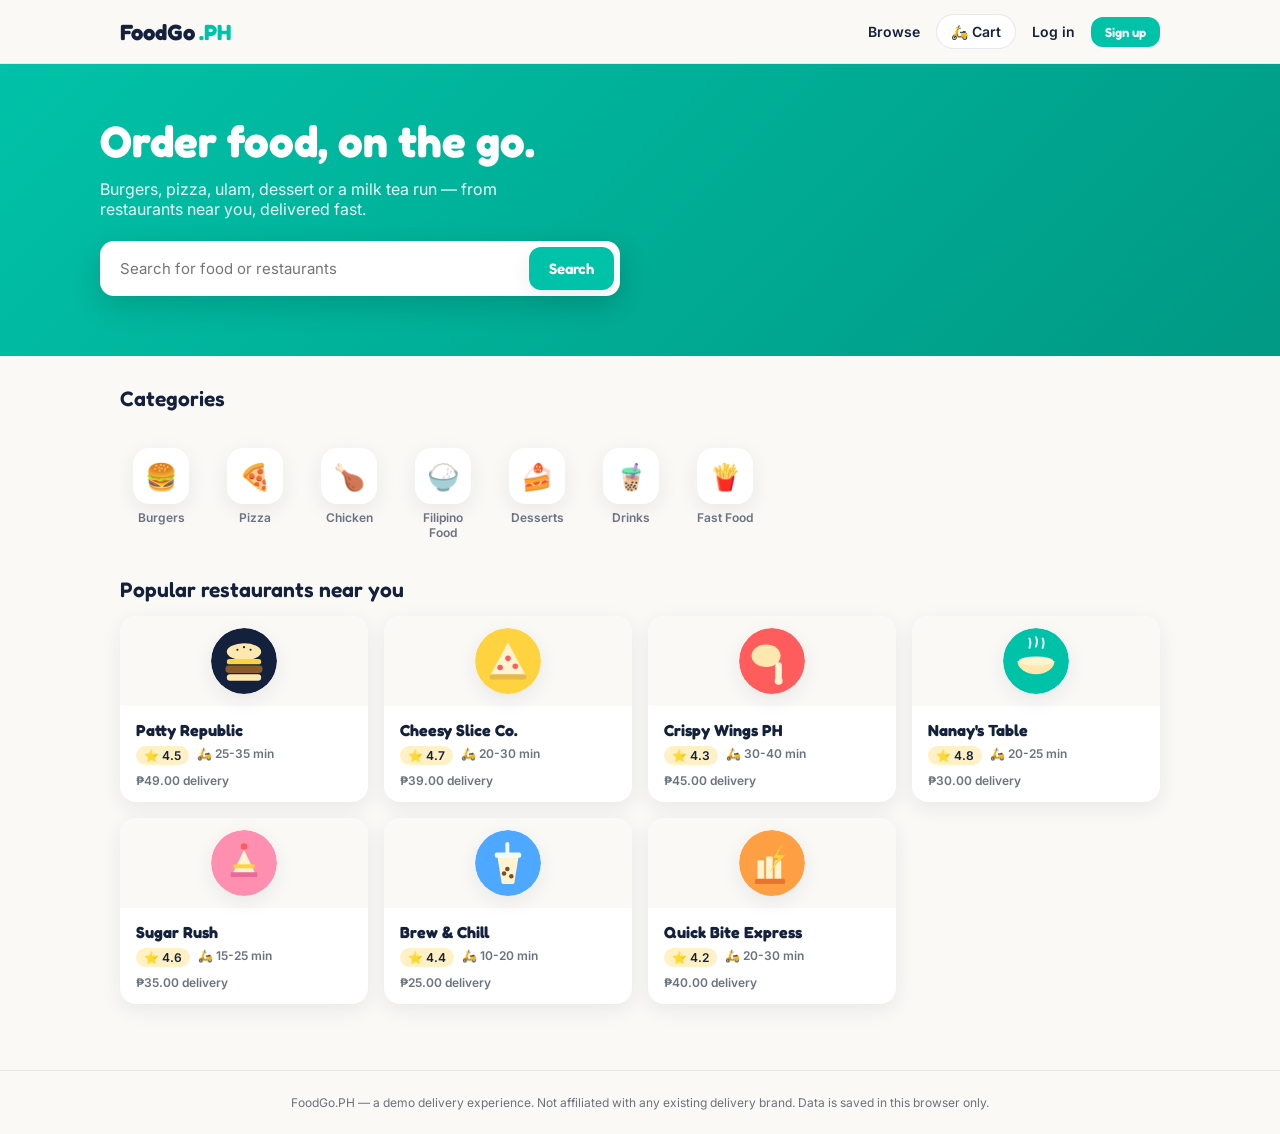
<file: index.html>
<!DOCTYPE html>
<html lang="en">
<head>
<meta charset="UTF-8" />
<meta name="viewport" content="width=device-width, initial-scale=1, viewport-fit=cover" />
<title>FoodGo.PH — Order food, on the go</title>
<link rel="preconnect" href="https://fonts.googleapis.com">
<link href="https://fonts.googleapis.com/css2?family=Fredoka:wght@500;600;700&family=Inter:wght@400;500;600;700&display=swap" rel="stylesheet">
<link rel="stylesheet" href="foodgo/FrontEnd/style.css">
</head>
<body>
<div class="topnav"><div class="topnav-inner" id="nav"></div></div>
<div id="app"></div>
<div class="footer">FoodGo.PH — a demo delivery experience. Not affiliated with any existing delivery brand. Data is saved in this browser only.</div>

<script src="foodgo/FrontEnd/script.js"></script>
</body>
</html>
</file>
<file: foodgo/FrontEnd/style.css>
/* ===== Design tokens ===== */
:root {
  --bg: #FAF9F6;
  --ink: #14213D;
  --card: #FFFFFF;
  --gray: #6B7280;
  --primary: #00C2A8;
  --primary-dark: #009984;
  --accent: #FFD23F;
  --danger: #FF5D5D;
  --radius: 16px;
  --shadow: 0 6px 20px rgba(20, 33, 61, .08);
  padding-top: env(safe-area-inset-top, 0px);
  padding-bottom: env(safe-area-inset-bottom, 0px);
}
@media (prefers-color-scheme: dark) {
  :root:not([data-theme="light"]) {
    --bg: #0F1626;
    --ink: #F2F4F8;
    --card: #1B2436;
    --gray: #9AA4B2;
  }
}
:root[data-theme="dark"] {
  --bg: #0F1626;
  --ink: #F2F4F8;
  --card: #1B2436;
  --gray: #9AA4B2;
}
* {
  box-sizing: border-box;
}
html,
body {
  margin: 0;
  height: 100%;
}
body {
  background: var(--bg);
  color: var(--ink);
  font-family: 'Inter', sans-serif;
  -webkit-font-smoothing: antialiased;
}
h1,
h2,
h3,
.brand,
button,
.btn {
  font-family: 'Fredoka', sans-serif;
}
a {
  color: inherit;
  text-decoration: none;
}
img {
  max-width: 100%;
}
.container {
  max-width: 1080px;
  margin: 0 auto;
  padding: 0 20px;
}
::-webkit-scrollbar {
  height: 8px;
}
button,
input,
select,
textarea {
  font-family: 'Inter', sans-serif;
}
button {
  cursor: pointer;
}
a:focus-visible,
button:focus-visible,
input:focus-visible,
textarea:focus-visible {
  outline: 3px solid var(--primary);
  outline-offset: 2px;
}
@media (prefers-reduced-motion: reduce) {
  * {
    transition: none!important;
    animation: none!important;
  }
}
/* Nav */
.topnav {
  position: sticky;
  top: 0;
  z-index: 50;
  background: var(--bg);
  border-bottom: 1px solid rgba(20, 33, 61, .08);
  padding-top: env(safe-area-inset-top, 0px);
}
.topnav-inner {
  display: flex;
  align-items: center;
  justify-content: space-between;
  gap: 14px;
  padding: 14px 20px;
  max-width: 1080px;
  margin: 0 auto;
  flex-wrap: wrap;
}
.brand {
  font-size: 22px;
  font-weight: 700;
  display: flex;
  align-items: center;
  gap: 4px;
}
.brand .dot {
  color: var(--primary);
}
.nav-links {
  display: flex;
  align-items: center;
  gap: 16px;
  font-weight: 600;
  font-size: 14px;
  flex-wrap: wrap;
}
.cart-pill {
  position: relative;
  background: var(--card);
  border: 1px solid rgba(20, 33, 61, .1);
  padding: 8px 14px;
  border-radius: 30px;
}
.cart-badge {
  position: absolute;
  top: -6px;
  right: -6px;
  background: var(--danger);
  color: #fff;
  border-radius: 50%;
  width: 18px;
  height: 18px;
  font-size: 10px;
  display: flex;
  align-items: center;
  justify-content: center;
  font-weight: 700;
}
/* Buttons */
.btn {
  display: inline-flex;
  align-items: center;
  justify-content: center;
  gap: 8px;
  border: none;
  border-radius: 12px;
  padding: 12px 20px;
  font-weight: 600;
  font-size: 15px;
  background: var(--card);
  color: var(--ink);
  box-shadow: var(--shadow);
}
.btn-primary {
  background: var(--primary);
  color: #fff;
}
.btn-primary:hover {
  background: var(--primary-dark);
}
.btn-outline {
  background: transparent;
  box-shadow: none;
  border: 1.5px solid rgba(20, 33, 61, .2);
}
.btn-danger {
  background: var(--danger);
  color: #fff;
}
.btn-block {
  width: 100%;
}
.btn-sm {
  padding: 7px 14px;
  font-size: 13px;
  box-shadow: none;
}
.btn:disabled {
  opacity: .5;
  cursor: not-allowed;
}
/* Hero */
.hero {
  background: linear-gradient(135deg, var(--primary), var(--primary-dark));
  color: #fff;
  padding: 50px 20px 60px;
  position: relative;
  overflow: hidden;
}
.hero-inner {
  max-width: 1080px;
  margin: 0 auto;
  position: relative;
  z-index: 2;
}
.hero h1 {
  font-size: clamp(28px, 4.5vw, 44px);
  max-width: 600px;
  margin: 0 0 12px;
  font-weight: 700;
}
.hero p {
  max-width: 480px;
  opacity: .92;
  margin: 0 0 22px;
}
.route {
  position: absolute;
  right: -20px;
  top: 30px;
  width: 220px;
  opacity: .35;
}
.search-bar {
  background: var(--card);
  border-radius: 14px;
  box-shadow: 0 10px 30px rgba(0, 0, 0, .15);
  display: flex;
  gap: 8px;
  padding: 6px 6px 6px 16px;
  max-width: 520px;
}
.search-bar input {
  flex: 1;
  border: none;
  outline: none;
  background: transparent;
  font-size: 15px;
  padding: 12px 4px;
  color: var(--ink);
}
/* Categories */
.categories {
  display: flex;
  gap: 12px;
  overflow-x: auto;
  padding: 22px 0 6px;
}
.chip {
  flex: 0 0 auto;
  display: flex;
  flex-direction: column;
  align-items: center;
  gap: 6px;
  width: 82px;
  text-align: center;
  background: none;
  border: none;
}
.chip .circle {
  width: 56px;
  height: 56px;
  border-radius: 16px;
  background: var(--card);
  box-shadow: var(--shadow);
  display: flex;
  align-items: center;
  justify-content: center;
  font-size: 26px;
}
.chip.active .circle {
  background: var(--accent);
}
.chip .label {
  font-size: 12px;
  font-weight: 600;
  color: var(--gray);
}
.section-title {
  font-size: 21px;
  margin: 30px 0 14px;
  font-weight: 600;
}
/* Restaurant cards */
.grid {
  display: grid;
  grid-template-columns: repeat(auto-fill, minmax(240px, 1fr));
  gap: 16px;
  padding-bottom: 36px;
}
.rcard {
  background: var(--card);
  border-radius: var(--radius);
  box-shadow: var(--shadow);
  overflow: hidden;
  display: flex;
  flex-direction: column;
}
.rcard .banner {
  height: 90px;
  background: var(--bg);
  display: flex;
  align-items: center;
  justify-content: center;
  font-size: 42px;
}
.rcard .banner svg {
  width: 66px;
  height: 66px;
  border-radius: 50%;
  box-shadow: var(--shadow);
}
.rcard .body {
  padding: 14px 16px;
}
.rcard h3 {
  margin: 0 0 6px;
  font-size: 16px;
}
.rcard .meta {
  display: flex;
  flex-wrap: wrap;
  gap: 8px;
  font-size: 12px;
  color: var(--gray);
  font-weight: 600;
}
.rcard .rating {
  background: rgba(255, 210, 63, .3);
  padding: 2px 8px;
  border-radius: 20px;
  color: var(--ink);
}
.empty {
  border: 1.5px dashed rgba(20, 33, 61, .25);
  border-radius: var(--radius);
  padding: 36px 16px;
  text-align: center;
  color: var(--gray);
  font-weight: 600;
}
/* Menu / detail */
.rheader {
  background: var(--card);
  padding: 26px 0;
  display: flex;
  gap: 16px;
  align-items: center;
}
.rheader .icon {
  width: 76px;
  height: 76px;
  display: flex;
  align-items: center;
  justify-content: center;
  flex: 0 0 auto;
}
.rheader .icon svg {
  width: 76px;
  height: 76px;
  border-radius: 50%;
  box-shadow: var(--shadow);
}
.food-row {
  background: var(--card);
  border-radius: var(--radius);
  box-shadow: var(--shadow);
  padding: 14px;
  display: flex;
  gap: 14px;
  align-items: center;
  margin-bottom: 12px;
}
.food-row .emoji {
  font-size: 34px;
  width: 46px;
  text-align: center;
}
.food-row .info {
  flex: 1;
  min-width: 0;
}
.food-row h4 {
  margin: 0 0 3px;
  font-size: 15px;
}
.food-row p {
  margin: 0;
  font-size: 13px;
  color: var(--gray);
}
.price {
  font-weight: 700;
  color: var(--primary-dark);
  margin-top: 5px;
}
.stepper {
  display: flex;
  align-items: center;
  gap: 8px;
  background: var(--bg);
  border-radius: 30px;
  padding: 4px 8px;
}
.stepper button {
  width: 26px;
  height: 26px;
  border-radius: 50%;
  border: none;
  background: var(--card);
  font-weight: 700;
  box-shadow: var(--shadow);
}
/* Two col layout */
.two-col {
  display: grid;
  grid-template-columns: 1.5fr 1fr;
  gap: 24px;
  align-items: start;
  padding-bottom: 50px;
}
@media (max-width:800px) {
  .two-col {
    grid-template-columns: 1fr;
  }
}
.summary {
  background: var(--card);
  border-radius: var(--radius);
  box-shadow: var(--shadow);
  padding: 20px;
  position: sticky;
  top: 90px;
}
.srow {
  display: flex;
  justify-content: space-between;
  font-size: 14px;
  color: var(--gray);
  margin-bottom: 8px;
}
.srow.total {
  color: var(--ink);
  font-weight: 700;
  font-size: 18px;
  border-top: 1.5px dashed rgba(20, 33, 61, .2);
  padding-top: 10px;
}
/* Cart items */
.citem {
  background: var(--card);
  border-radius: var(--radius);
  box-shadow: var(--shadow);
  padding: 12px 14px;
  display: flex;
  align-items: center;
  gap: 12px;
  margin-bottom: 10px;
}
.citem .info {
  flex: 1;
}
.citem h4 {
  margin: 0;
  font-size: 14px;
}
.citem .sub {
  font-size: 12px;
  color: var(--gray);
}
.citem .rm {
  background: none;
  border: none;
  color: var(--danger);
  font-weight: 700;
  font-size: 12px;
}
/* Forms */
.form-group {
  margin-bottom: 14px;
}
.form-group label {
  display: block;
  font-weight: 600;
  font-size: 13px;
  margin-bottom: 5px;
}
.form-group input,
.form-group textarea {
  width: 100%;
  padding: 11px 13px;
  border-radius: 10px;
  border: 1.5px solid rgba(20, 33, 61, .2);
  background: var(--card);
  color: var(--ink);
  font-size: 14px;
}
.pay-opts {
  display: flex;
  gap: 10px;
  flex-wrap: wrap;
}
.pay-opt {
  flex: 1;
  min-width: 150px;
  border-radius: 12px;
  border: 1.5px solid rgba(20, 33, 61, .2);
  padding: 12px;
  font-weight: 600;
  display: flex;
  gap: 8px;
  align-items: center;
  background: var(--card);
}
.pay-opt.sel {
  border-color: var(--primary);
  background: rgba(0, 194, 168, .1);
}
.auth-card {
  max-width: 400px;
  margin: 50px auto;
  background: var(--card);
  border-radius: 20px;
  box-shadow: var(--shadow);
  padding: 30px;
}
.hint {
  color: var(--gray);
  font-size: 13px;
  margin: 4px 0 18px;
}
.alert {
  border-radius: 10px;
  padding: 11px 13px;
  font-size: 13px;
  font-weight: 600;
  margin-bottom: 14px;
}
.alert-err {
  background: rgba(255, 93, 93, .15);
}
.alert-ok {
  background: rgba(0, 194, 168, .15);
}
.switch {
  text-align: center;
  margin-top: 14px;
  font-size: 13px;
}
.switch a {
  color: var(--primary-dark);
  font-weight: 700;
}
/* Status stepper */
.status-track {
  display: flex;
  align-items: center;
  margin: 14px 0;
}
.status-track .seg {
  flex: 1;
  height: 4px;
  background: rgba(20, 33, 61, .15);
}
.status-track .seg.done {
  background: var(--primary);
}
.status-track .dot {
  width: 12px;
  height: 12px;
  border-radius: 50%;
  background: rgba(20, 33, 61, .15);
  flex: 0 0 auto;
}
.status-track .dot.done {
  background: var(--primary);
}
.status-labels {
  display: flex;
  justify-content: space-between;
  font-size: 10px;
  color: var(--gray);
  font-weight: 600;
}
.badge {
  display: inline-block;
  padding: 4px 10px;
  border-radius: 20px;
  font-size: 11px;
  font-weight: 700;
}
.b-Pending {
  background: #FFE8B0;
}
.b-Confirmed {
  background: #C9E9FF;
}
.b-Preparing {
  background: #FFD9A8;
}
.b-Out-for-Delivery {
  background: #DCC9FF;
}
.b-Delivered {
  background: #C7F2E6;
}
.b-Cancelled {
  background: #FFD0D0;
}
.order-card {
  background: var(--card);
  border-radius: var(--radius);
  box-shadow: var(--shadow);
  padding: 16px;
  margin-bottom: 14px;
}
.otop {
  display: flex;
  justify-content: space-between;
  flex-wrap: wrap;
  gap: 8px;
  align-items: flex-start;
}
.olines {
  margin: 10px 0;
  padding-left: 18px;
  font-size: 13px;
}
.oactions {
  display: flex;
  gap: 8px;
  flex-wrap: wrap;
  margin-top: 10px;
}
select.status-sel {
  padding: 8px 10px;
  border-radius: 10px;
  border: 1.5px solid rgba(20, 33, 61, .2);
  font-weight: 600;
  background: var(--card);
  color: var(--ink);
}
.stat-grid {
  display: grid;
  grid-template-columns: repeat(auto-fit, minmax(180px, 1fr));
  gap: 14px;
  margin: 20px 0 32px;
}
.stat {
  background: var(--card);
  border-radius: var(--radius);
  box-shadow: var(--shadow);
  padding: 18px;
}
.stat .val {
  font-size: 26px;
  font-weight: 700;
}
.stat .lab {
  font-size: 12px;
  color: var(--gray);
  font-weight: 600;
}
table.dt {
  width: 100%;
  border-collapse: collapse;
  background: var(--card);
  border-radius: var(--radius);
  overflow: hidden;
  box-shadow: var(--shadow);
}
table.dt th,
table.dt td {
  padding: 11px 13px;
  text-align: left;
  font-size: 13px;
  border-bottom: 1px solid rgba(20, 33, 61, .08);
}
table.dt th {
  background: var(--primary);
  color: #fff;
  font-weight: 600;
}
.tabs {
  display: flex;
  gap: 8px;
  margin-bottom: 18px;
  flex-wrap: wrap;
}
.tab {
  border-radius: 30px;
  padding: 8px 16px;
  font-weight: 600;
  font-size: 13px;
  border: 1.5px solid rgba(20, 33, 61, .15);
  background: var(--card);
}
.tab.active {
  background: var(--ink);
  color: var(--bg);
}
.confirm-box {
  max-width: 520px;
  margin: 40px auto;
  background: var(--card);
  border-radius: 20px;
  box-shadow: var(--shadow);
  padding: 32px;
  text-align: center;
}
.check {
  width: 64px;
  height: 64px;
  border-radius: 50%;
  background: var(--primary);
  color: #fff;
  display: flex;
  align-items: center;
  justify-content: center;
  font-size: 30px;
  margin: 0 auto 14px;
}
.footer {
  border-top: 1px solid rgba(20, 33, 61, .08);
  padding: 24px;
  text-align: center;
  color: var(--gray);
  font-size: 12px;
  margin-top: 30px;
}
</file>
<file: foodgo-app (1)/foodgo-app/style.css>
/* ===== Design tokens ===== */
:root {
  --bg: #FAF9F6;
  --ink: #14213D;
  --card: #FFFFFF;
  --gray: #6B7280;
  --primary: #00C2A8;
  --primary-dark: #009984;
  --accent: #FFD23F;
  --danger: #FF5D5D;
  --radius: 16px;
  --shadow: 0 6px 20px rgba(20, 33, 61, .08);
  padding-top: env(safe-area-inset-top, 0px);
  padding-bottom: env(safe-area-inset-bottom, 0px);
}
@media (prefers-color-scheme: dark) {
  :root:not([data-theme="light"]) {
    --bg: #0F1626;
    --ink: #F2F4F8;
    --card: #1B2436;
    --gray: #9AA4B2;
  }
}
:root[data-theme="dark"] {
  --bg: #0F1626;
  --ink: #F2F4F8;
  --card: #1B2436;
  --gray: #9AA4B2;
}
* {
  box-sizing: border-box;
}
html,
body {
  margin: 0;
  height: 100%;
}
body {
  background: var(--bg);
  color: var(--ink);
  font-family: 'Inter', sans-serif;
  -webkit-font-smoothing: antialiased;
}
h1,
h2,
h3,
.brand,
button,
.btn {
  font-family: 'Fredoka', sans-serif;
}
a {
  color: inherit;
  text-decoration: none;
}
img {
  max-width: 100%;
}
.container {
  max-width: 1080px;
  margin: 0 auto;
  padding: 0 20px;
}
::-webkit-scrollbar {
  height: 8px;
}
button,
input,
select,
textarea {
  font-family: 'Inter', sans-serif;
}
button {
  cursor: pointer;
}
a:focus-visible,
button:focus-visible,
input:focus-visible,
textarea:focus-visible {
  outline: 3px solid var(--primary);
  outline-offset: 2px;
}
@media (prefers-reduced-motion: reduce) {
  * {
    transition: none!important;
    animation: none!important;
  }
}
/* Nav */
.topnav {
  position: sticky;
  top: 0;
  z-index: 50;
  background: var(--bg);
  border-bottom: 1px solid rgba(20, 33, 61, .08);
  padding-top: env(safe-area-inset-top, 0px);
}
.topnav-inner {
  display: flex;
  align-items: center;
  justify-content: space-between;
  gap: 14px;
  padding: 14px 20px;
  max-width: 1080px;
  margin: 0 auto;
  flex-wrap: wrap;
}
.brand {
  font-size: 22px;
  font-weight: 700;
  display: flex;
  align-items: center;
  gap: 4px;
}
.brand .dot {
  color: var(--primary);
}
.nav-links {
  display: flex;
  align-items: center;
  gap: 16px;
  font-weight: 600;
  font-size: 14px;
  flex-wrap: wrap;
}
.cart-pill {
  position: relative;
  background: var(--card);
  border: 1px solid rgba(20, 33, 61, .1);
  padding: 8px 14px;
  border-radius: 30px;
}
.cart-badge {
  position: absolute;
  top: -6px;
  right: -6px;
  background: var(--danger);
  color: #fff;
  border-radius: 50%;
  width: 18px;
  height: 18px;
  font-size: 10px;
  display: flex;
  align-items: center;
  justify-content: center;
  font-weight: 700;
}
/* Buttons */
.btn {
  display: inline-flex;
  align-items: center;
  justify-content: center;
  gap: 8px;
  border: none;
  border-radius: 12px;
  padding: 12px 20px;
  font-weight: 600;
  font-size: 15px;
  background: var(--card);
  color: var(--ink);
  box-shadow: var(--shadow);
}
.btn-primary {
  background: var(--primary);
  color: #fff;
}
.btn-primary:hover {
  background: var(--primary-dark);
}
.btn-outline {
  background: transparent;
  box-shadow: none;
  border: 1.5px solid rgba(20, 33, 61, .2);
}
.btn-danger {
  background: var(--danger);
  color: #fff;
}
.btn-block {
  width: 100%;
}
.btn-sm {
  padding: 7px 14px;
  font-size: 13px;
  box-shadow: none;
}
.btn:disabled {
  opacity: .5;
  cursor: not-allowed;
}
/* Hero */
.hero {
  background: linear-gradient(135deg, var(--primary), var(--primary-dark));
  color: #fff;
  padding: 50px 20px 60px;
  position: relative;
  overflow: hidden;
}
.hero-inner {
  max-width: 1080px;
  margin: 0 auto;
  position: relative;
  z-index: 2;
}
.hero h1 {
  font-size: clamp(28px, 4.5vw, 44px);
  max-width: 600px;
  margin: 0 0 12px;
  font-weight: 700;
}
.hero p {
  max-width: 480px;
  opacity: .92;
  margin: 0 0 22px;
}
.route {
  position: absolute;
  right: -20px;
  top: 30px;
  width: 220px;
  opacity: .35;
}
.search-bar {
  background: var(--card);
  border-radius: 14px;
  box-shadow: 0 10px 30px rgba(0, 0, 0, .15);
  display: flex;
  gap: 8px;
  padding: 6px 6px 6px 16px;
  max-width: 520px;
}
.search-bar input {
  flex: 1;
  border: none;
  outline: none;
  background: transparent;
  font-size: 15px;
  padding: 12px 4px;
  color: var(--ink);
}
/* Categories */
.categories {
  display: flex;
  gap: 12px;
  overflow-x: auto;
  padding: 22px 0 6px;
}
.chip {
  flex: 0 0 auto;
  display: flex;
  flex-direction: column;
  align-items: center;
  gap: 6px;
  width: 82px;
  text-align: center;
  background: none;
  border: none;
}
.chip .circle {
  width: 56px;
  height: 56px;
  border-radius: 16px;
  background: var(--card);
  box-shadow: var(--shadow);
  display: flex;
  align-items: center;
  justify-content: center;
  font-size: 26px;
}
.chip.active .circle {
  background: var(--accent);
}
.chip .label {
  font-size: 12px;
  font-weight: 600;
  color: var(--gray);
}
.section-title {
  font-size: 21px;
  margin: 30px 0 14px;
  font-weight: 600;
}
/* Restaurant cards */
.grid {
  display: grid;
  grid-template-columns: repeat(auto-fill, minmax(240px, 1fr));
  gap: 16px;
  padding-bottom: 36px;
}
.rcard {
  background: var(--card);
  border-radius: var(--radius);
  box-shadow: var(--shadow);
  overflow: hidden;
  display: flex;
  flex-direction: column;
}
.rcard .banner {
  height: 90px;
  background: var(--bg);
  display: flex;
  align-items: center;
  justify-content: center;
  font-size: 42px;
}
.rcard .banner svg {
  width: 66px;
  height: 66px;
  border-radius: 50%;
  box-shadow: var(--shadow);
}
.rcard .body {
  padding: 14px 16px;
}
.rcard h3 {
  margin: 0 0 6px;
  font-size: 16px;
}
.rcard .meta {
  display: flex;
  flex-wrap: wrap;
  gap: 8px;
  font-size: 12px;
  color: var(--gray);
  font-weight: 600;
}
.rcard .rating {
  background: rgba(255, 210, 63, .3);
  padding: 2px 8px;
  border-radius: 20px;
  color: var(--ink);
}
.empty {
  border: 1.5px dashed rgba(20, 33, 61, .25);
  border-radius: var(--radius);
  padding: 36px 16px;
  text-align: center;
  color: var(--gray);
  font-weight: 600;
}
/* Menu / detail */
.rheader {
  background: var(--card);
  padding: 26px 0;
  display: flex;
  gap: 16px;
  align-items: center;
}
.rheader .icon {
  width: 76px;
  height: 76px;
  display: flex;
  align-items: center;
  justify-content: center;
  flex: 0 0 auto;
}
.rheader .icon svg {
  width: 76px;
  height: 76px;
  border-radius: 50%;
  box-shadow: var(--shadow);
}
.food-row {
  background: var(--card);
  border-radius: var(--radius);
  box-shadow: var(--shadow);
  padding: 14px;
  display: flex;
  gap: 14px;
  align-items: center;
  margin-bottom: 12px;
}
.food-row .emoji {
  font-size: 34px;
  width: 46px;
  text-align: center;
}
.food-row .info {
  flex: 1;
  min-width: 0;
}
.food-row h4 {
  margin: 0 0 3px;
  font-size: 15px;
}
.food-row p {
  margin: 0;
  font-size: 13px;
  color: var(--gray);
}
.price {
  font-weight: 700;
  color: var(--primary-dark);
  margin-top: 5px;
}
.stepper {
  display: flex;
  align-items: center;
  gap: 8px;
  background: var(--bg);
  border-radius: 30px;
  padding: 4px 8px;
}
.stepper button {
  width: 26px;
  height: 26px;
  border-radius: 50%;
  border: none;
  background: var(--card);
  font-weight: 700;
  box-shadow: var(--shadow);
}
/* Two col layout */
.two-col {
  display: grid;
  grid-template-columns: 1.5fr 1fr;
  gap: 24px;
  align-items: start;
  padding-bottom: 50px;
}
@media (max-width:800px) {
  .two-col {
    grid-template-columns: 1fr;
  }
}
.summary {
  background: var(--card);
  border-radius: var(--radius);
  box-shadow: var(--shadow);
  padding: 20px;
  position: sticky;
  top: 90px;
}
.srow {
  display: flex;
  justify-content: space-between;
  font-size: 14px;
  color: var(--gray);
  margin-bottom: 8px;
}
.srow.total {
  color: var(--ink);
  font-weight: 700;
  font-size: 18px;
  border-top: 1.5px dashed rgba(20, 33, 61, .2);
  padding-top: 10px;
}
/* Cart items */
.citem {
  background: var(--card);
  border-radius: var(--radius);
  box-shadow: var(--shadow);
  padding: 12px 14px;
  display: flex;
  align-items: center;
  gap: 12px;
  margin-bottom: 10px;
}
.citem .info {
  flex: 1;
}
.citem h4 {
  margin: 0;
  font-size: 14px;
}
.citem .sub {
  font-size: 12px;
  color: var(--gray);
}
.citem .rm {
  background: none;
  border: none;
  color: var(--danger);
  font-weight: 700;
  font-size: 12px;
}
/* Forms */
.form-group {
  margin-bottom: 14px;
}
.form-group label {
  display: block;
  font-weight: 600;
  font-size: 13px;
  margin-bottom: 5px;
}
.form-group input,
.form-group textarea {
  width: 100%;
  padding: 11px 13px;
  border-radius: 10px;
  border: 1.5px solid rgba(20, 33, 61, .2);
  background: var(--card);
  color: var(--ink);
  font-size: 14px;
}
.pay-opts {
  display: flex;
  gap: 10px;
  flex-wrap: wrap;
}
.pay-opt {
  flex: 1;
  min-width: 150px;
  border-radius: 12px;
  border: 1.5px solid rgba(20, 33, 61, .2);
  padding: 12px;
  font-weight: 600;
  display: flex;
  gap: 8px;
  align-items: center;
  background: var(--card);
}
.pay-opt.sel {
  border-color: var(--primary);
  background: rgba(0, 194, 168, .1);
}
.auth-card {
  max-width: 400px;
  margin: 50px auto;
  background: var(--card);
  border-radius: 20px;
  box-shadow: var(--shadow);
  padding: 30px;
}
.hint {
  color: var(--gray);
  font-size: 13px;
  margin: 4px 0 18px;
}
.alert {
  border-radius: 10px;
  padding: 11px 13px;
  font-size: 13px;
  font-weight: 600;
  margin-bottom: 14px;
}
.alert-err {
  background: rgba(255, 93, 93, .15);
}
.alert-ok {
  background: rgba(0, 194, 168, .15);
}
.switch {
  text-align: center;
  margin-top: 14px;
  font-size: 13px;
}
.switch a {
  color: var(--primary-dark);
  font-weight: 700;
}
/* Status stepper */
.status-track {
  display: flex;
  align-items: center;
  margin: 14px 0;
}
.status-track .seg {
  flex: 1;
  height: 4px;
  background: rgba(20, 33, 61, .15);
}
.status-track .seg.done {
  background: var(--primary);
}
.status-track .dot {
  width: 12px;
  height: 12px;
  border-radius: 50%;
  background: rgba(20, 33, 61, .15);
  flex: 0 0 auto;
}
.status-track .dot.done {
  background: var(--primary);
}
.status-labels {
  display: flex;
  justify-content: space-between;
  font-size: 10px;
  color: var(--gray);
  font-weight: 600;
}
.badge {
  display: inline-block;
  padding: 4px 10px;
  border-radius: 20px;
  font-size: 11px;
  font-weight: 700;
}
.b-Pending {
  background: #FFE8B0;
}
.b-Confirmed {
  background: #C9E9FF;
}
.b-Preparing {
  background: #FFD9A8;
}
.b-Out-for-Delivery {
  background: #DCC9FF;
}
.b-Delivered {
  background: #C7F2E6;
}
.b-Cancelled {
  background: #FFD0D0;
}
.order-card {
  background: var(--card);
  border-radius: var(--radius);
  box-shadow: var(--shadow);
  padding: 16px;
  margin-bottom: 14px;
}
.otop {
  display: flex;
  justify-content: space-between;
  flex-wrap: wrap;
  gap: 8px;
  align-items: flex-start;
}
.olines {
  margin: 10px 0;
  padding-left: 18px;
  font-size: 13px;
}
.oactions {
  display: flex;
  gap: 8px;
  flex-wrap: wrap;
  margin-top: 10px;
}
select.status-sel {
  padding: 8px 10px;
  border-radius: 10px;
  border: 1.5px solid rgba(20, 33, 61, .2);
  font-weight: 600;
  background: var(--card);
  color: var(--ink);
}
.stat-grid {
  display: grid;
  grid-template-columns: repeat(auto-fit, minmax(180px, 1fr));
  gap: 14px;
  margin: 20px 0 32px;
}
.stat {
  background: var(--card);
  border-radius: var(--radius);
  box-shadow: var(--shadow);
  padding: 18px;
}
.stat .val {
  font-size: 26px;
  font-weight: 700;
}
.stat .lab {
  font-size: 12px;
  color: var(--gray);
  font-weight: 600;
}
table.dt {
  width: 100%;
  border-collapse: collapse;
  background: var(--card);
  border-radius: var(--radius);
  overflow: hidden;
  box-shadow: var(--shadow);
}
table.dt th,
table.dt td {
  padding: 11px 13px;
  text-align: left;
  font-size: 13px;
  border-bottom: 1px solid rgba(20, 33, 61, .08);
}
table.dt th {
  background: var(--primary);
  color: #fff;
  font-weight: 600;
}
.tabs {
  display: flex;
  gap: 8px;
  margin-bottom: 18px;
  flex-wrap: wrap;
}
.tab {
  border-radius: 30px;
  padding: 8px 16px;
  font-weight: 600;
  font-size: 13px;
  border: 1.5px solid rgba(20, 33, 61, .15);
  background: var(--card);
}
.tab.active {
  background: var(--ink);
  color: var(--bg);
}
.confirm-box {
  max-width: 520px;
  margin: 40px auto;
  background: var(--card);
  border-radius: 20px;
  box-shadow: var(--shadow);
  padding: 32px;
  text-align: center;
}
.check {
  width: 64px;
  height: 64px;
  border-radius: 50%;
  background: var(--primary);
  color: #fff;
  display: flex;
  align-items: center;
  justify-content: center;
  font-size: 30px;
  margin: 0 auto 14px;
}
.footer {
  border-top: 1px solid rgba(20, 33, 61, .08);
  padding: 24px;
  text-align: center;
  color: var(--gray);
  font-size: 12px;
  margin-top: 30px;
}
</file>
